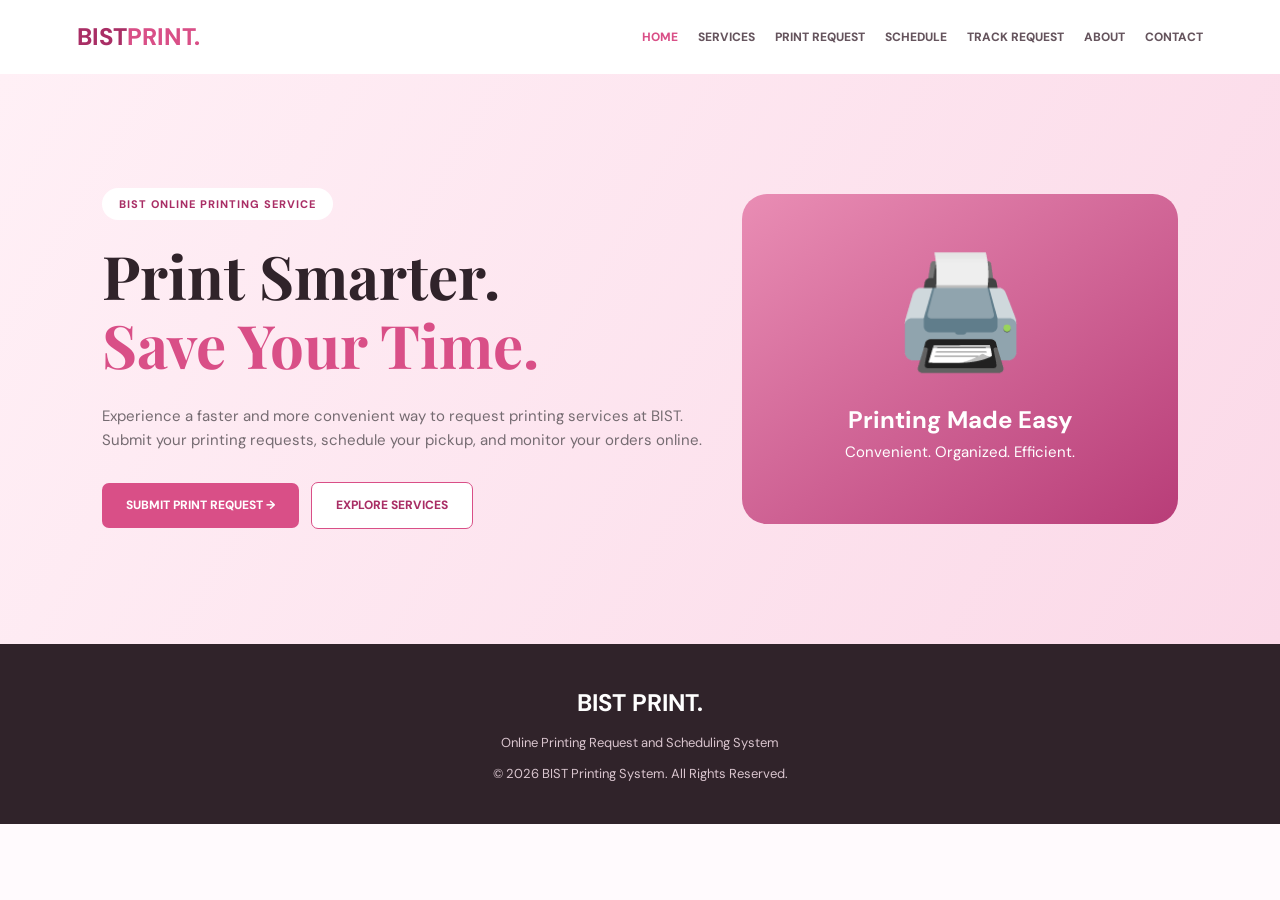
<file: index.html>
<!DOCTYPE html>
<html lang="en">
<head>
    <meta charset="UTF-8">
    <meta name="viewport" content="width=device-width, initial-scale=1.0">
    <title>BIST PRINT | Home</title>
    <link rel="stylesheet" href="style.css">
</head>
<body>

<header>
    <a href="index.html" class="logo">BIST<span>PRINT.</span></a>
    <nav>
        <a href="index.html" class="active">HOME</a>
        <a href="services.html">SERVICES</a>
        <a href="request.html">PRINT REQUEST</a>
        <a href="schedule.html">SCHEDULE</a>
        <a href="tracking.html">TRACK REQUEST</a>
        <a href="about.html">ABOUT</a>
        <a href="contact.html">CONTACT</a>
        
    </nav>
</header>

<section class="hero">
    <div class="hero-content">
        <span class="tag">BIST ONLINE PRINTING SERVICE</span>
        <h1>Print Smarter.<br><span>Save Your Time.</span></h1>

        <p>
            Experience a faster and more convenient way to request
            printing services at BIST. Submit your printing requests,
            schedule your pickup, and monitor your orders online.
        </p>

        <a href="request.html" class="btn">SUBMIT PRINT REQUEST →</a>
        <a href="services.html" class="btn btn-outline">EXPLORE SERVICES</a>
    </div>

    <div class="hero-image">
        <div>
            <div class="printer">🖨️</div>
            <h2>Printing Made Easy</h2>
            <p style="color:white;">Convenient. Organized. Efficient.</p>
        </div>
    </div>
</section>


<footer>
    <h2>BIST PRINT.</h2>
    <p>Online Printing Request and Scheduling System</p>
    <p>© 2026 BIST Printing System. All Rights Reserved.</p>
</footer>

</body>
</html>
</file>
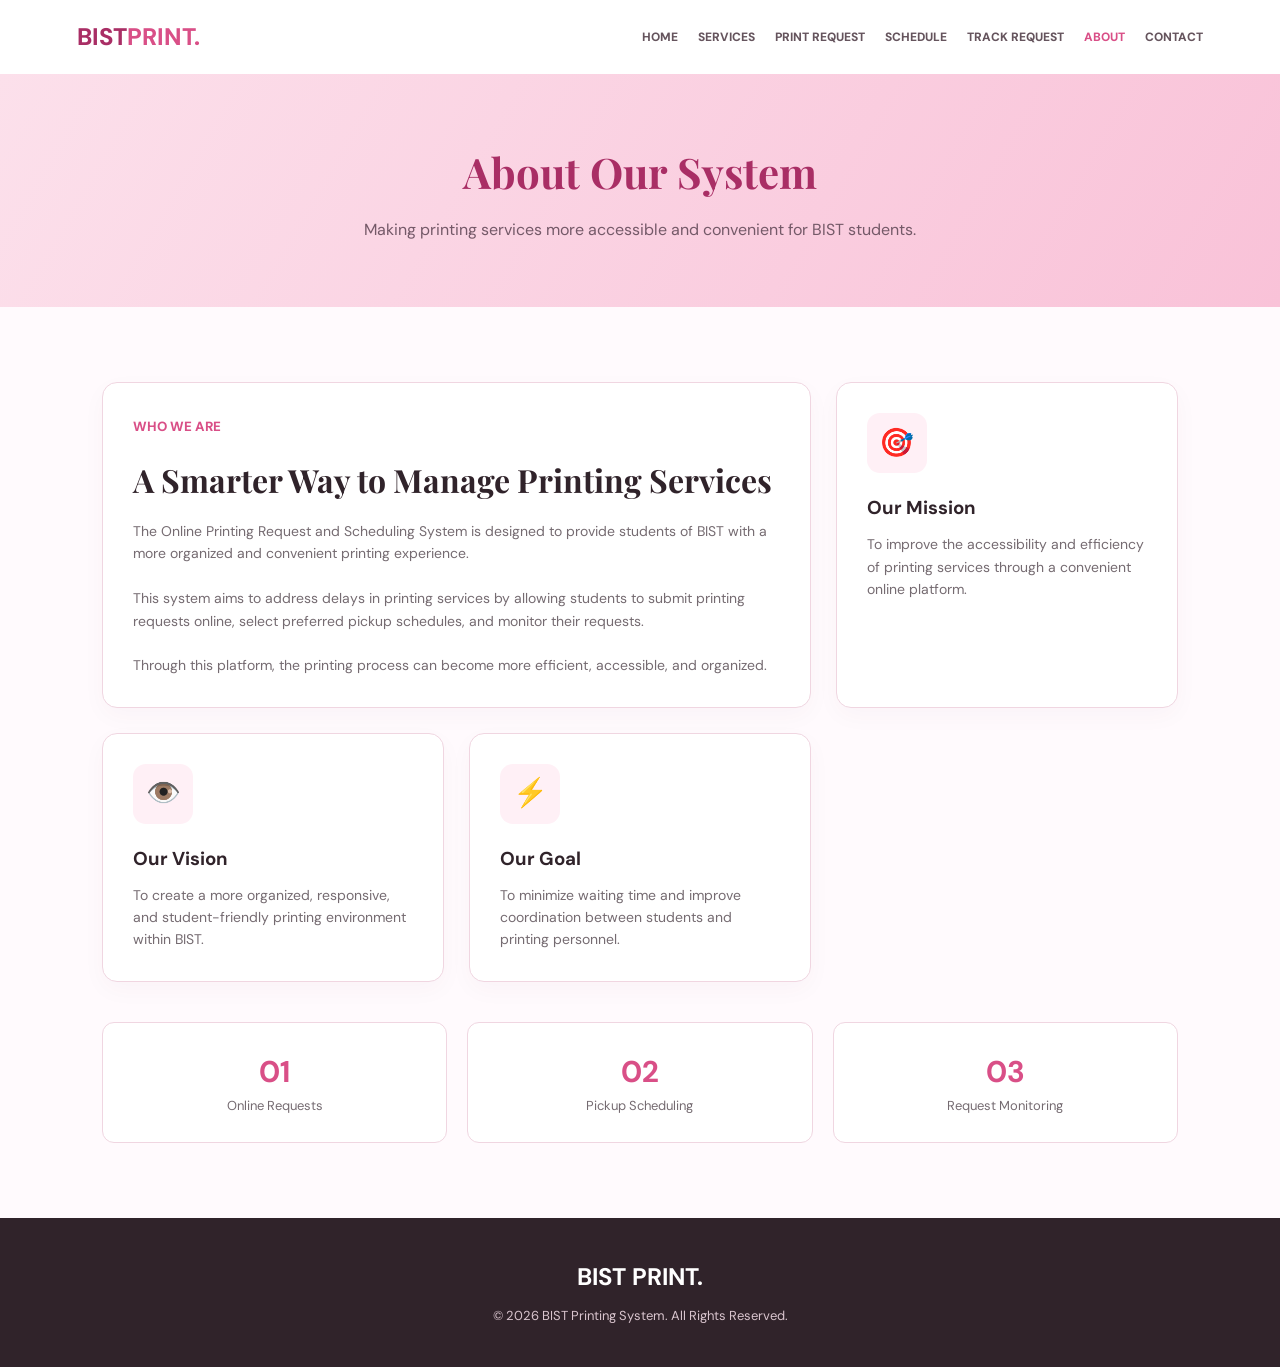
<file: about.html>
<!DOCTYPE html>
<html lang="en">
<head>
    <meta charset="UTF-8">
    <meta name="viewport" content="width=device-width, initial-scale=1.0">
    <title>About Us | BIST</title>
    <link rel="stylesheet" href="style.css">
</head>
<body>

<header>
    <a href="index.html" class="logo">BIST<span>PRINT.</span></a>
    <nav>
        <a href="index.html">HOME</a>
        <a href="services.html">SERVICES</a>
        <a href="request.html">PRINT REQUEST</a>
        <a href="schedule.html">SCHEDULE</a>
        <a href="tracking.html">TRACK REQUEST</a>
        <a href="about.html" class="active">ABOUT</a>
        <a href="contact.html">CONTACT</a>
    </nav>
</header>

<section class="page-banner">
    <h1>About Our System</h1>
    <p>Making printing services more accessible and convenient for BIST students.</p>
</section>

<section class="section">

    <div class="cards">

        <div class="card" style="grid-column:span 2;">
            <small style="color:#d94f87;font-weight:800;">WHO WE ARE</small>

            <h2 style="font-family:'Playfair Display';font-size:32px;margin:15px 0;">
                A Smarter Way to Manage Printing Services
            </h2>

            <p>
                The Online Printing Request and Scheduling System is
                designed to provide students of BIST with a more
                organized and convenient printing experience.
                <br><br>
                This system aims to address delays in printing services
                by allowing students to submit printing requests online,
                select preferred pickup schedules, and monitor their
                requests.
                <br><br>
                Through this platform, the printing process can become
                more efficient, accessible, and organized.
            </p>
        </div>

        <div class="card">
            <div class="card-icon">🎯</div>
            <h3>Our Mission</h3>
            <p>To improve the accessibility and efficiency of printing services through a convenient online platform.</p>
        </div>

        <div class="card">
            <div class="card-icon">👁️</div>
            <h3>Our Vision</h3>
            <p>To create a more organized, responsive, and student-friendly printing environment within BIST.</p>
        </div>

        <div class="card">
            <div class="card-icon">⚡</div>
            <h3>Our Goal</h3>
            <p>To minimize waiting time and improve coordination between students and printing personnel.</p>
        </div>

    </div>

    <div class="stats">
        <div class="stat">
            <h2>01</h2>
            <p>Online Requests</p>
        </div>

        <div class="stat">
            <h2>02</h2>
            <p>Pickup Scheduling</p>
        </div>

        <div class="stat">
            <h2>03</h2>
            <p>Request Monitoring</p>
        </div>
    </div>

</section>

<footer>
    <h2>BIST PRINT.</h2>
    <p>© 2026 BIST Printing System. All Rights Reserved.</p>
</footer>

</body>
</html>
</file>
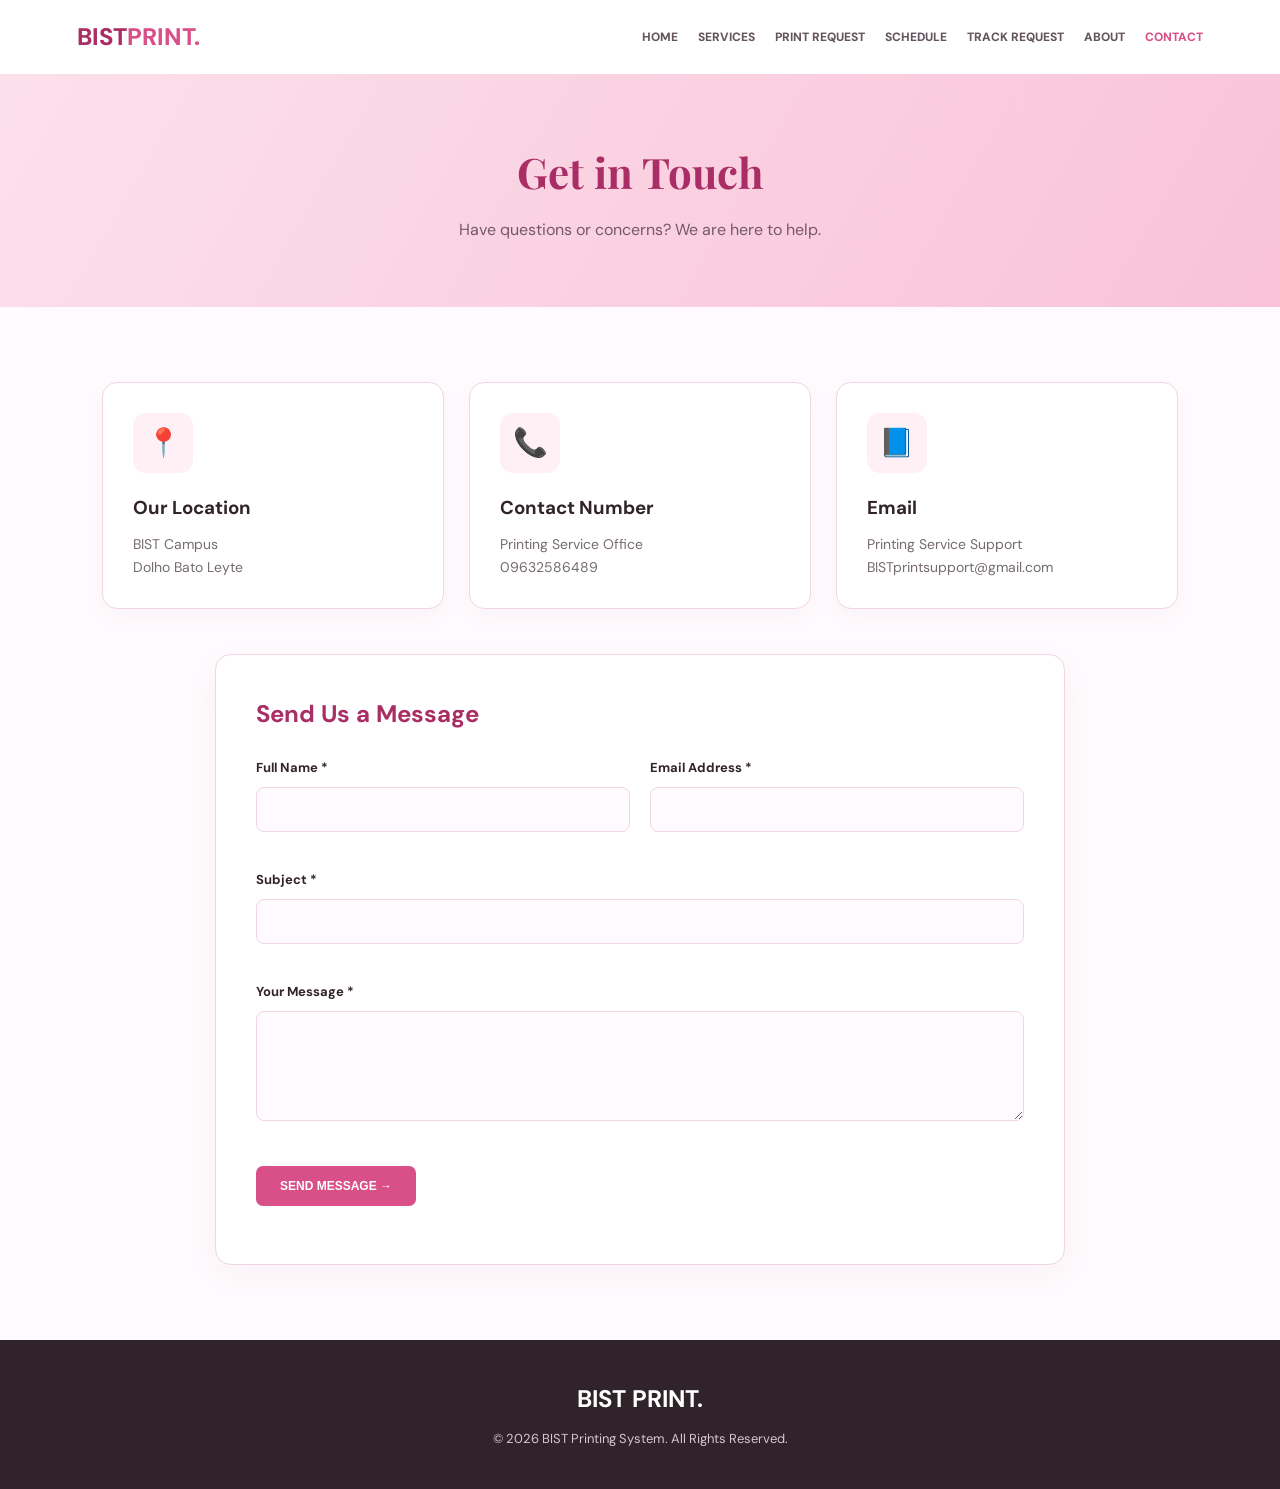
<file: contact.html>
<!DOCTYPE html>
<html lang="en">
<head>
    <meta charset="UTF-8">
    <meta name="viewport" content="width=device-width, initial-scale=1.0">
    <title>Contact Us | BIST</title>
    <link rel="stylesheet" href="style.css">
</head>
<body>

<header>
    <a href="index.html" class="logo">BIST<span>PRINT.</span></a>
    <nav>
        <a href="index.html">HOME</a>
        <a href="services.html">SERVICES</a>
        <a href="request.html">PRINT REQUEST</a>
        <a href="schedule.html">SCHEDULE</a>
        <a href="tracking.html">TRACK REQUEST</a>
        <a href="about.html">ABOUT</a>
        <a href="contact.html" class="active">CONTACT</a>
       
    </nav>
</header>

<section class="page-banner">
    <h1>Get in Touch</h1>
    <p>Have questions or concerns? We are here to help.</p>
</section>

<section class="section">

    <div class="cards">

        <div class="card">
            <div class="card-icon">📍</div>
            <h3>Our Location</h3>
            <p>BIST Campus</p>
            <p>Dolho Bato Leyte</p>
        </div>

        <div class="card">
            <div class="card-icon">📞</div>
            <h3>Contact Number</h3>
            <p>Printing Service Office</p>
            <p>09632586489</p>
        </div>

<div class="card">
    <div class="card-icon">📘</div>
<h3>Email</h3>
    <p>Printing Service Support</p>
    <p>BISTprintsupport@gmail.com</p>
</div>
    </div>

    <div class="form-container" style="margin-top:45px;">
        <h2>Send Us a Message</h2>

        <form action="#" method="post">

            <div class="form-grid">

                <div class="form-group">
                    <label>Full Name *</label>
                    <input type="text" name="name" required>
                </div>

                <div class="form-group">
                    <label>Email Address *</label>
                    <input type="email" name="email" required>
                </div>

                <div class="form-group full">
                    <label>Subject *</label>
                    <input type="text" name="subject" required>
                </div>

                <div class="form-group full">
                    <label>Your Message *</label>
                    <textarea name="message" required></textarea>
                </div>

                <div class="form-group full">
                    <button type="submit" class="btn">SEND MESSAGE →</button>
                </div>

            </div>

        </form>
    </div>

</section>

<footer>
    <h2>BIST PRINT.</h2>
    <p>© 2026 BIST Printing System. All Rights Reserved.</p>
</footer>

</body>
</html>
</file>
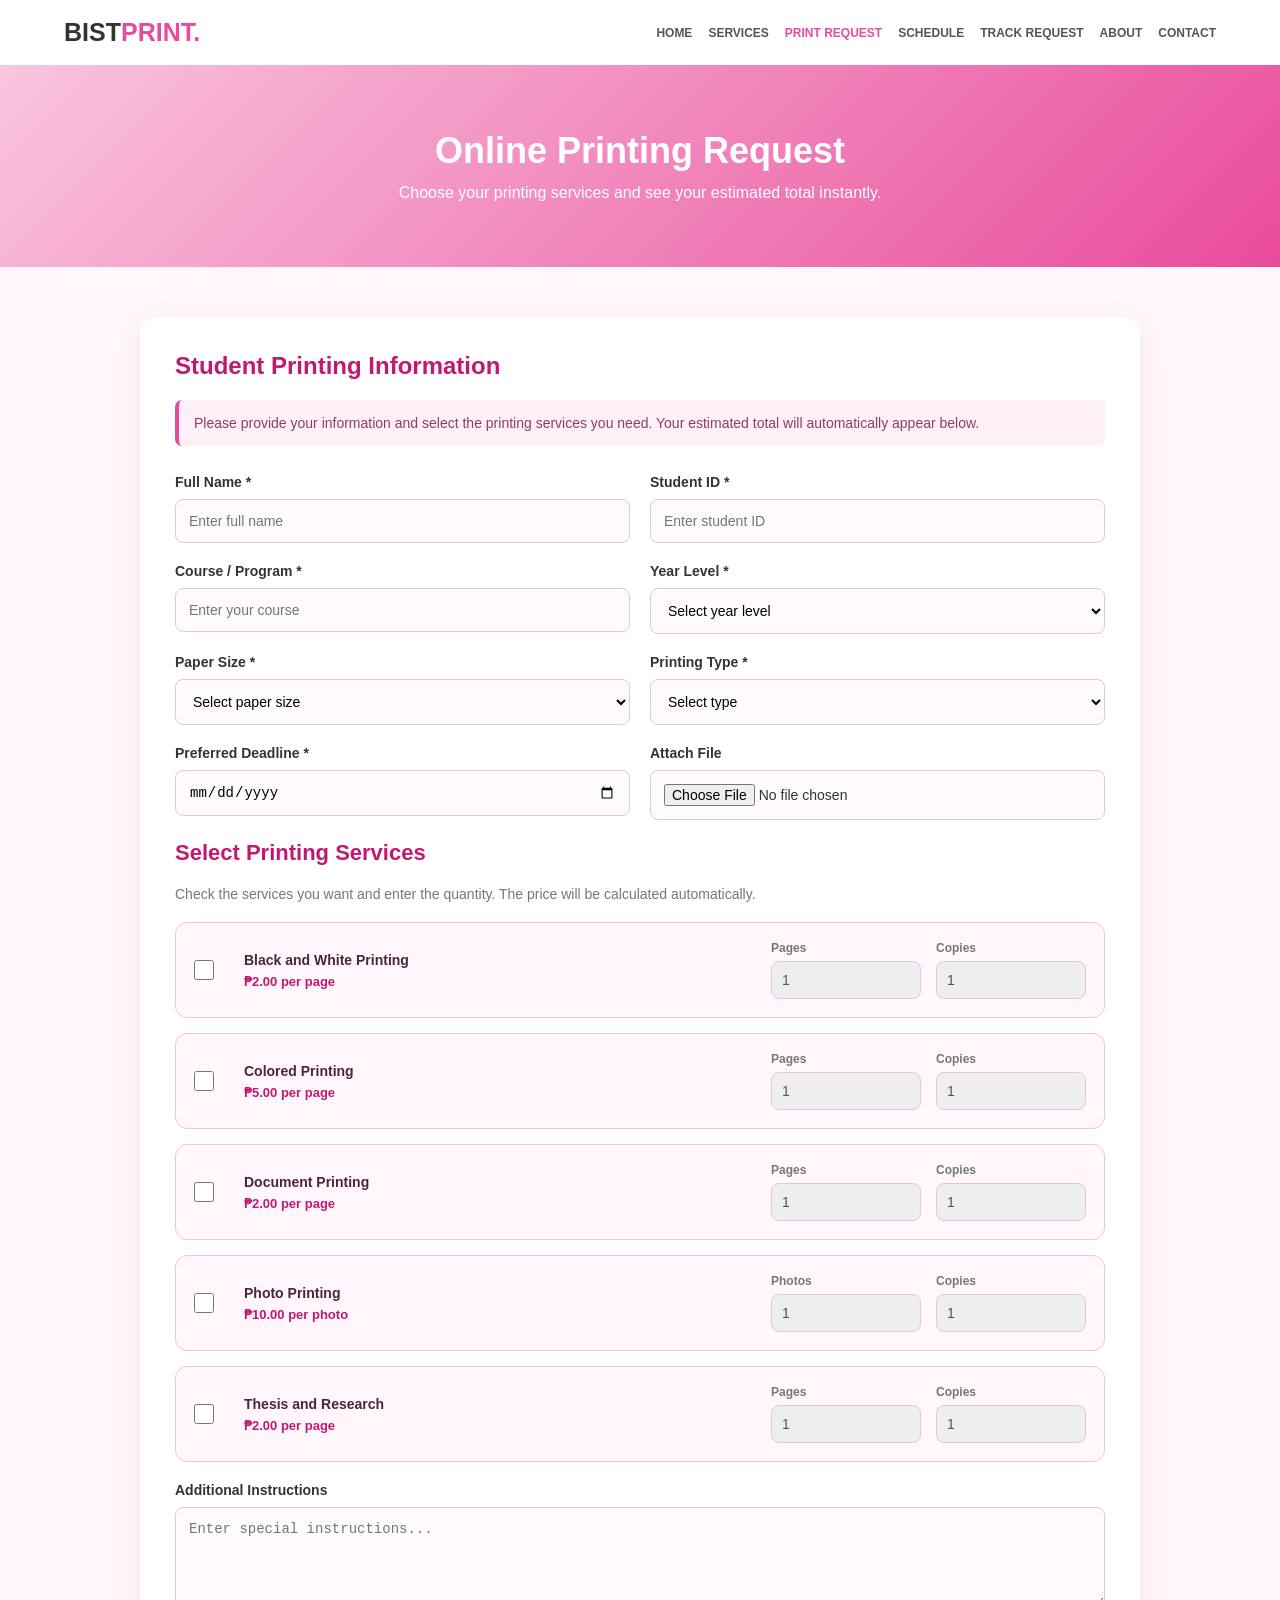
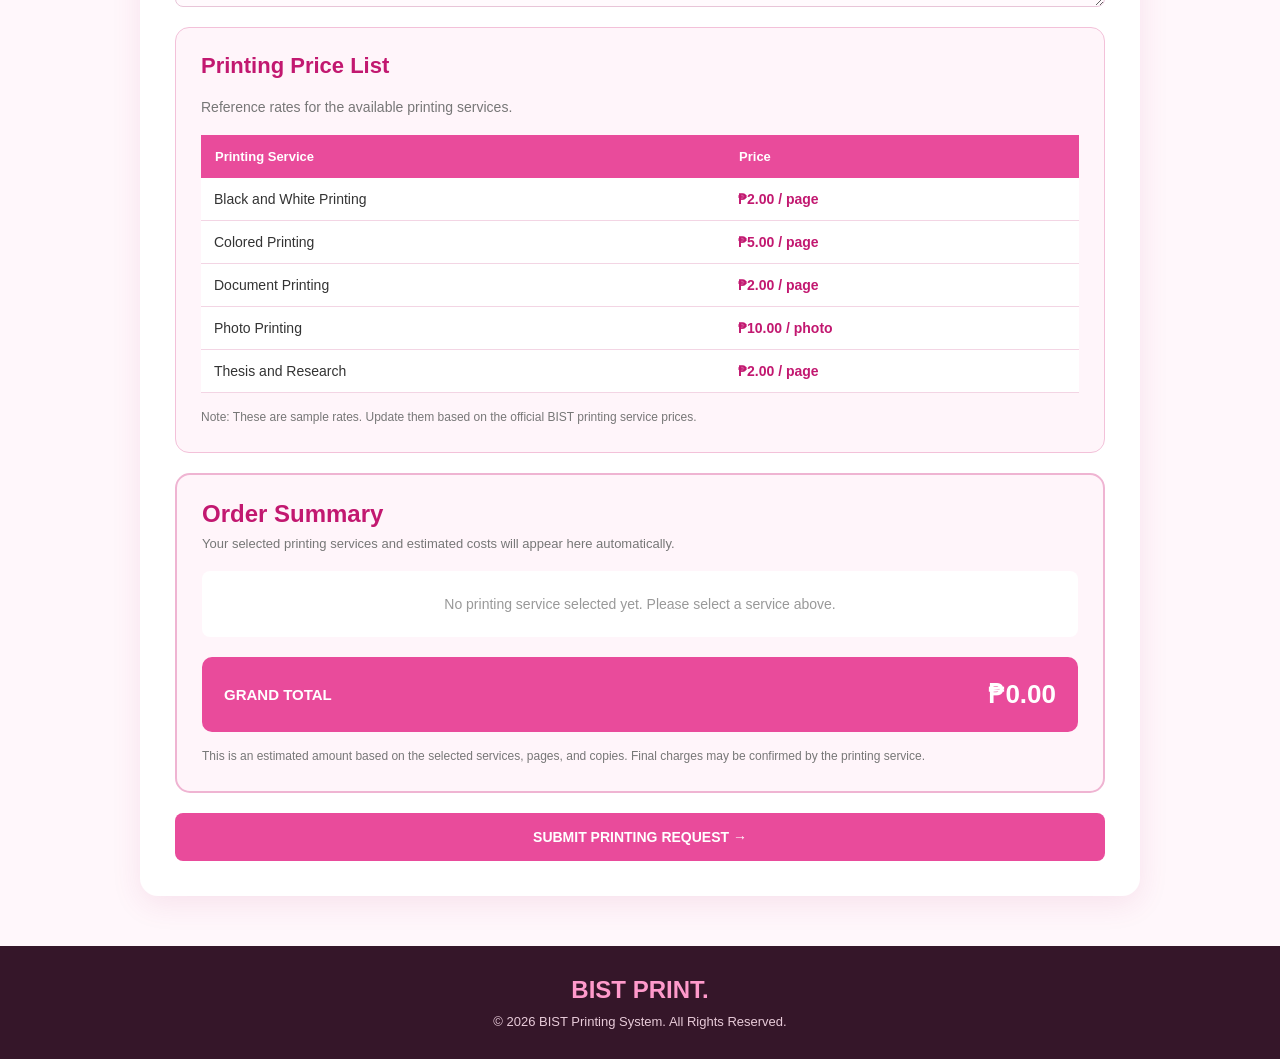
<file: request.html>
<!DOCTYPE html>
<html lang="en">
<head>
<meta charset="UTF-8">
<meta name="viewport" content="width=device-width, initial-scale=1.0">
<title>Printing Request | BIST</title>

<style>
* {
    box-sizing: border-box;
    margin: 0;
    padding: 0;
}

body {
    font-family: Arial, sans-serif;
    background: #fff7fb;
    color: #333;
}

/* HEADER */
header {
    background: white;
    padding: 18px 5%;
    display: flex;
    justify-content: space-between;
    align-items: center;
    flex-wrap: wrap;
    gap: 15px;
    box-shadow: 0 3px 15px rgba(180,40,110,.08);
}

.logo {
    text-decoration: none;
    color: #333;
    font-size: 25px;
    font-weight: bold;
}

.logo span {
    color: #e94b9b;
}

nav {
    display: flex;
    gap: 16px;
    align-items: center;
    flex-wrap: wrap;
}

nav a {
    text-decoration: none;
    color: #555;
    font-size: 12px;
    font-weight: bold;
}

nav a:hover,
nav a.active {
    color: #e94b9b;
}

.login-btn {
    background: #e94b9b;
    color: white !important;
    padding: 10px 17px;
    border-radius: 20px;
}

/* BANNER */
.page-banner {
    text-align: center;
    padding: 65px 20px;
    background: linear-gradient(135deg,#f9c5df,#e94b9b);
    color: white;
}

.page-banner h1 {
    font-size: 36px;
    margin-bottom: 12px;
}

/* MAIN */
.section {
    padding: 50px 6%;
}

.form-container {
    max-width: 1000px;
    margin: auto;
    background: white;
    padding: 35px;
    border-radius: 18px;
    box-shadow: 0 8px 30px rgba(180,40,110,.10);
}

.form-container h2 {
    color: #c21870;
    margin-bottom: 20px;
}

.info-box {
    background: #fff0f7;
    border-left: 4px solid #e94b9b;
    padding: 15px;
    border-radius: 7px;
    color: #884064;
    margin-bottom: 28px;
    font-size: 14px;
}

.form-grid {
    display: grid;
    grid-template-columns: repeat(2,1fr);
    gap: 20px;
}

.form-group {
    display: flex;
    flex-direction: column;
}

.form-group.full {
    grid-column: 1 / -1;
}

label {
    font-size: 14px;
    font-weight: bold;
    margin-bottom: 9px;
}

input, select, textarea {
    width: 100%;
    padding: 13px;
    border: 1px solid #e8c5d8;
    border-radius: 8px;
    font-size: 14px;
    outline: none;
    background: #fffafd;
}

input:focus, select:focus, textarea:focus {
    border-color: #e94b9b;
    box-shadow: 0 0 0 3px rgba(233,75,155,.10);
}

textarea {
    min-height: 100px;
    resize: vertical;
}

/* PRINTING OPTIONS */
.section-heading {
    color: #c21870;
    font-size: 22px;
    margin-bottom: 8px;
}

.section-description {
    color: #777;
    font-size: 14px;
    margin-bottom: 20px;
}

.service-list {
    display: grid;
    gap: 15px;
}

.service-option {
    display: grid;
    grid-template-columns: 35px 1fr 150px 150px;
    align-items: center;
    gap: 15px;
    padding: 18px;
    background: #fff7fb;
    border: 1px solid #f1c5da;
    border-radius: 12px;
    transition: .2s;
}

.service-option:has(input[type="checkbox"]:checked) {
    border: 2px solid #e94b9b;
    background: #fff0f7;
}

.service-option input[type="checkbox"] {
    width: 20px;
    height: 20px;
    accent-color: #e94b9b;
    cursor: pointer;
}

.service-name {
    color: #4a2540;
    font-weight: bold;
    font-size: 14px;
}

.service-price {
    display: block;
    color: #c21870;
    font-size: 13px;
    margin-top: 5px;
    font-weight: bold;
}

.quantity-field label {
    display: block;
    font-size: 12px;
    color: #777;
    margin-bottom: 6px;
}

.quantity-field input {
    padding: 10px;
}

.quantity-field input:disabled {
    background: #eee;
    cursor: not-allowed;
}

/* PRICE TABLE */
.price-container {
    background: #fff5fa;
    border: 1px solid #f3c1d9;
    border-radius: 14px;
    padding: 25px;
}

.price-table,
.summary-table {
    width: 100%;
    border-collapse: collapse;
    background: white;
}

.price-table th,
.summary-table th {
    background: #e94b9b;
    color: white;
    padding: 14px;
    text-align: left;
    font-size: 13px;
}

.price-table td,
.summary-table td {
    padding: 13px;
    border-bottom: 1px solid #f3d5e4;
    font-size: 14px;
}

.price-table td:last-child {
    color: #c21870;
    font-weight: bold;
}

/* ORDER SUMMARY */
.summary-container {
    background: #fff5fa;
    border: 2px solid #efb4d2;
    border-radius: 15px;
    padding: 25px;
}

.summary-container h2 {
    color: #c21870;
    margin-bottom: 8px;
}

.summary-description {
    color: #777;
    font-size: 13px;
    margin-bottom: 20px;
}

.empty-message {
    text-align: center;
    padding: 25px;
    color: #999;
    background: white;
    border-radius: 8px;
    font-size: 14px;
}

.table-wrapper {
    overflow-x: auto;
}

.total-box {
    margin-top: 20px;
    padding: 22px;
    background: #e94b9b;
    color: white;
    border-radius: 10px;
    display: flex;
    justify-content: space-between;
    align-items: center;
    gap: 15px;
}

.total-box span {
    font-size: 15px;
    font-weight: bold;
}

.total-box strong {
    font-size: 26px;
}

.note {
    margin-top: 15px;
    font-size: 12px;
    color: #777;
    line-height: 1.6;
}

/* BUTTON */
.btn {
    width: 100%;
    border: none;
    background: #e94b9b;
    color: white;
    padding: 16px;
    border-radius: 8px;
    font-size: 14px;
    font-weight: bold;
    cursor: pointer;
    transition: .3s;
}

.btn:hover {
    background: #c21870;
}

/* SUCCESS POPUP */
.success-overlay {
    display: none;
    position: fixed;
    inset: 0;
    background: rgba(40, 10, 28, 0.65);
    z-index: 9999;
    justify-content: center;
    align-items: center;
    padding: 20px;
}

.success-overlay.show {
    display: flex;
    animation: fadeIn .3s ease;
}

.success-modal {
    background: white;
    width: 100%;
    max-width: 420px;
    padding: 35px 25px;
    border-radius: 20px;
    text-align: center;
    box-shadow: 0 15px 50px rgba(0,0,0,.2);
    animation: popup .4s ease;
}

.success-icon {
    width: 85px;
    height: 85px;
    background: #ffe4f1;
    color: #e94b9b;
    border-radius: 50%;
    display: flex;
    align-items: center;
    justify-content: center;
    font-size: 45px;
    margin: 0 auto 20px;
    animation: pulse 1s infinite;
}

.success-modal h2 {
    color: #c21870;
    margin-bottom: 12px;
    font-size: 25px;
}

.success-modal p {
    color: #777;
    font-size: 14px;
    line-height: 1.7;
    margin-bottom: 22px;
}

.success-modal button {
    background: #e94b9b;
    color: white;
    border: none;
    padding: 13px 25px;
    border-radius: 25px;
    font-weight: bold;
    cursor: pointer;
    transition: .3s;
}

.success-modal button:hover {
    background: #c21870;
    transform: scale(1.04);
}

@keyframes fadeIn {
    from { opacity: 0; }
    to { opacity: 1; }
}

@keyframes popup {
    from {
        opacity: 0;
        transform: scale(.7);
    }
    to {
        opacity: 1;
        transform: scale(1);
    }
}

@keyframes pulse {
    0%, 100% { transform: scale(1); }
    50% { transform: scale(1.08); }
}

/* FOOTER */
footer {
    text-align: center;
    background: #351629;
    color: white;
    padding: 30px 20px;
}

footer h2 {
    color: #ff9acb;
    margin-bottom: 10px;
}

footer p {
    font-size: 13px;
    color: #e8cbd9;
}

/* RESPONSIVE */
@media(max-width: 750px) {
    header {
        justify-content: center;
    }

    nav {
        justify-content: center;
    }

    .form-grid {
        grid-template-columns: 1fr;
    }

    .form-group.full {
        grid-column: auto;
    }

    .form-container {
        padding: 22px 16px;
    }

    .service-option {
        grid-template-columns: 30px 1fr;
    }

    .quantity-field {
        grid-column: 2;
    }

    .total-box {
        flex-direction: column;
        align-items: flex-start;
    }

    .page-banner h1 {
        font-size: 28px;
    }
}
</style>
</head>

<body>

<!-- HEADER -->
<header>
    <a href="index.html" class="logo">BIST<span>PRINT.</span></a>

    <nav>
        <a href="index.html">HOME</a>
        <a href="services.html">SERVICES</a>
        <a href="request.html" class="active">PRINT REQUEST</a>
        <a href="schedule.html">SCHEDULE</a>
        <a href="tracking.html">TRACK REQUEST</a>
        <a href="about.html">ABOUT</a>
        <a href="contact.html">CONTACT</a>
        
    </nav>
</header>

<!-- BANNER -->
<section class="page-banner">
    <h1>Online Printing Request</h1>
    <p>Choose your printing services and see your estimated total instantly.</p>
</section>

<!-- MAIN FORM -->
<section class="section">
<div class="form-container">

    <h2>Student Printing Information</h2>

    <div class="info-box">
        Please provide your information and select the printing services
        you need. Your estimated total will automatically appear below.
    </div>

    <form id="requestForm">

        <div class="form-grid">

            <div class="form-group">
                <label>Full Name *</label>
                <input type="text" name="fullname"
                       placeholder="Enter full name" required>
            </div>

            <div class="form-group">
                <label>Student ID *</label>
                <input type="text" name="student_id"
                       placeholder="Enter student ID" required>
            </div>

            <div class="form-group">
                <label>Course / Program *</label>
                <input type="text" name="course"
                       placeholder="Enter your course" required>
            </div>

            <div class="form-group">
                <label>Year Level *</label>
                <select name="year_level" required>
                    <option value="">Select year level</option>
                    <option>1st Year</option>
                    <option>2nd Year</option>
                    <option>3rd Year</option>
                    <option>4th Year</option>
                </select>
            </div>

            <div class="form-group">
                <label>Paper Size *</label>
                <select name="paper_size" required>
                    <option value="">Select paper size</option>
                    <option>A4</option>
                    <option>Short</option>
                    <option>Long</option>
                    <option>Legal</option>
                </select>
            </div>

            <div class="form-group">
                <label>Printing Type *</label>
                <select name="printing_type" required>
                    <option value="">Select type</option>
                    <option>Single-sided</option>
                    <option>Double-sided</option>
                </select>
            </div>

            <div class="form-group">
                <label>Preferred Deadline *</label>
                <input type="date" name="deadline" id="deadline" required>
            </div>

            <div class="form-group">
                <label>Attach File</label>
                <input type="file" name="document"
                       accept=".pdf,.doc,.docx,.jpg,.png">
            </div>

            <!-- PRINTING SERVICES -->
            <div class="form-group full">

                <h2 class="section-heading">Select Printing Services</h2>

                <p class="section-description">
                    Check the services you want and enter the quantity.
                    The price will be calculated automatically.
                </p>

                <div class="service-list">

                    <!-- BLACK AND WHITE -->
                    <div class="service-option">
                        <input type="checkbox" class="service-check"
                               data-name="Black and White Printing"
                               data-price="2" id="bw">

                        <div>
                            <label for="bw" class="service-name">
                                Black and White Printing
                            </label>
                            <span class="service-price">₱2.00 per page</span>
                        </div>

                        <div class="quantity-field">
                            <label>Pages</label>
                            <input type="number" min="1" value="1"
                                   class="service-quantity" disabled>
                        </div>

                        <div class="quantity-field">
                            <label>Copies</label>
                            <input type="number" min="1" value="1"
                                   class="service-copies" disabled>
                        </div>
                    </div>

                    <!-- COLORED -->
                    <div class="service-option">
                        <input type="checkbox" class="service-check"
                               data-name="Colored Printing"
                               data-price="5" id="colored">

                        <div>
                            <label for="colored" class="service-name">
                                Colored Printing
                            </label>
                            <span class="service-price">₱5.00 per page</span>
                        </div>

                        <div class="quantity-field">
                            <label>Pages</label>
                            <input type="number" min="1" value="1"
                                   class="service-quantity" disabled>
                        </div>

                        <div class="quantity-field">
                            <label>Copies</label>
                            <input type="number" min="1" value="1"
                                   class="service-copies" disabled>
                        </div>
                    </div>

                    <!-- DOCUMENT -->
                    <div class="service-option">
                        <input type="checkbox" class="service-check"
                               data-name="Document Printing"
                               data-price="2" id="document">

                        <div>
                            <label for="document" class="service-name">
                                Document Printing
                            </label>
                            <span class="service-price">₱2.00 per page</span>
                        </div>

                        <div class="quantity-field">
                            <label>Pages</label>
                            <input type="number" min="1" value="1"
                                   class="service-quantity" disabled>
                        </div>

                        <div class="quantity-field">
                            <label>Copies</label>
                            <input type="number" min="1" value="1"
                                   class="service-copies" disabled>
                        </div>
                    </div>

                    <!-- PHOTO -->
                    <div class="service-option">
                        <input type="checkbox" class="service-check"
                               data-name="Photo Printing"
                               data-price="10" id="photo">

                        <div>
                            <label for="photo" class="service-name">
                                Photo Printing
                            </label>
                            <span class="service-price">₱10.00 per photo</span>
                        </div>

                        <div class="quantity-field">
                            <label>Photos</label>
                            <input type="number" min="1" value="1"
                                   class="service-quantity" disabled>
                        </div>

                        <div class="quantity-field">
                            <label>Copies</label>
                            <input type="number" min="1" value="1"
                                   class="service-copies" disabled>
                        </div>
                    </div>

                    <!-- THESIS -->
                    <div class="service-option">
                        <input type="checkbox" class="service-check"
                               data-name="Thesis and Research"
                               data-price="2" id="thesis">

                        <div>
                            <label for="thesis" class="service-name">
                                Thesis and Research
                            </label>
                            <span class="service-price">₱2.00 per page</span>
                        </div>

                        <div class="quantity-field">
                            <label>Pages</label>
                            <input type="number" min="1" value="1"
                                   class="service-quantity" disabled>
                        </div>

                        <div class="quantity-field">
                            <label>Copies</label>
                            <input type="number" min="1" value="1"
                                   class="service-copies" disabled>
                        </div>
                    </div>

                </div>
            </div>

            <!-- ADDITIONAL INSTRUCTIONS -->
            <div class="form-group full">
                <label>Additional Instructions</label>
                <textarea name="instructions"
                          placeholder="Enter special instructions..."></textarea>
            </div>

            <!-- PRICE LIST -->
            <div class="form-group full">

                <div class="price-container">
                    <h2 class="section-heading">Printing Price List</h2>

                    <p class="section-description">
                        Reference rates for the available printing services.
                    </p>

                    <div class="table-wrapper">
                        <table class="price-table">
                            <thead>
                                <tr>
                                    <th>Printing Service</th>
                                    <th>Price</th>
                                </tr>
                            </thead>

                            <tbody>
                                <tr>
                                    <td>Black and White Printing</td>
                                    <td>₱2.00 / page</td>
                                </tr>
                                <tr>
                                    <td>Colored Printing</td>
                                    <td>₱5.00 / page</td>
                                </tr>
                                <tr>
                                    <td>Document Printing</td>
                                    <td>₱2.00 / page</td>
                                </tr>
                                <tr>
                                    <td>Photo Printing</td>
                                    <td>₱10.00 / photo</td>
                                </tr>
                                <tr>
                                    <td>Thesis and Research</td>
                                    <td>₱2.00 / page</td>
                                </tr>
                            </tbody>
                        </table>
                    </div>

                    <p class="note">
                        Note: These are sample rates. Update them based on
                        the official BIST printing service prices.
                    </p>
                </div>

            </div>

            <!-- ORDER SUMMARY -->
            <div class="form-group full">

                <div class="summary-container">

                    <h2>Order Summary</h2>

                    <p class="summary-description">
                        Your selected printing services and estimated costs
                        will appear here automatically.
                    </p>

                    <div id="emptyMessage" class="empty-message">
                        No printing service selected yet.
                        Please select a service above.
                    </div>

                    <div class="table-wrapper" id="summaryWrapper"
                         style="display:none;">

                        <table class="summary-table">
                            <thead>
                                <tr>
                                    <th>Service</th>
                                    <th>Quantity</th>
                                    <th>Price</th>
                                    <th>Subtotal</th>
                                </tr>
                            </thead>

                            <tbody id="summaryBody"></tbody>
                        </table>

                    </div>

                    <div class="total-box">
                        <span>GRAND TOTAL</span>
                        <strong id="grandTotal">₱0.00</strong>
                    </div>

                    <p class="note">
                        This is an estimated amount based on the selected
                        services, pages, and copies. Final charges may be
                        confirmed by the printing service.
                    </p>

                </div>

            </div>

            <!-- SUBMIT -->
            <div class="form-group full">

                <button type="submit" class="btn">
                    SUBMIT PRINTING REQUEST →
                </button>

            </div>

        </div>
    </form>
</div>
</section>

<!-- SUCCESS POPUP -->
<div class="success-overlay" id="successPopup">

    <div class="success-modal">

        <div class="success-icon">✓</div>

        <h2>Successfully Submitted!</h2>

        <p>
            Your printing request has been successfully submitted.
            Thank you for using BIST PRINT!
            <br><br>
            Please wait for confirmation from the printing service.
        </p>

        <button type="button" onclick="closeSuccessPopup()">
            OKAY, THANK YOU!
        </button>

    </div>

</div>

<!-- FOOTER -->
<footer>
    <h2>BIST PRINT.</h2>
    <p>© 2026 BIST Printing System. All Rights Reserved.</p>
</footer>

<script>
const serviceChecks = document.querySelectorAll(".service-check");

const summaryBody = document.getElementById("summaryBody");
const grandTotal = document.getElementById("grandTotal");
const emptyMessage = document.getElementById("emptyMessage");
const summaryWrapper = document.getElementById("summaryWrapper");

const requestForm = document.getElementById("requestForm");
const successPopup = document.getElementById("successPopup");

/* PESO FORMAT */
function peso(amount) {
    return "₱" + amount.toLocaleString("en-PH", {
        minimumFractionDigits: 2,
        maximumFractionDigits: 2
    });
}

/* AUTOMATIC CALCULATION */
function calculateTotal() {

    summaryBody.innerHTML = "";

    let total = 0;
    let selectedCount = 0;

    serviceChecks.forEach(function(check) {

        const option = check.closest(".service-option");

        const quantityInput = option.querySelector(".service-quantity");
        const copiesInput = option.querySelector(".service-copies");

        quantityInput.disabled = !check.checked;
        copiesInput.disabled = !check.checked;

        if (check.checked) {

            const serviceName = check.dataset.name;
            const price = Number(check.dataset.price);

            const pages = Math.max(1, Number(quantityInput.value) || 1);
            const copies = Math.max(1, Number(copiesInput.value) || 1);

            const quantity = pages * copies;
            const subtotal = price * quantity;

            total += subtotal;
            selectedCount++;

            const row = document.createElement("tr");

            const serviceCell = document.createElement("td");
            serviceCell.textContent = serviceName;

            const quantityCell = document.createElement("td");
            quantityCell.textContent =
                pages + " pages × " + copies + " copies";

            const priceCell = document.createElement("td");
            priceCell.textContent = peso(price);

            const subtotalCell = document.createElement("td");
            subtotalCell.textContent = peso(subtotal);

            row.appendChild(serviceCell);
            row.appendChild(quantityCell);
            row.appendChild(priceCell);
            row.appendChild(subtotalCell);

            summaryBody.appendChild(row);
        }
    });

    grandTotal.textContent = peso(total);

    if (selectedCount === 0) {
        emptyMessage.style.display = "block";
        summaryWrapper.style.display = "none";
    } else {
        emptyMessage.style.display = "none";
        summaryWrapper.style.display = "block";
    }
}

/* UPDATE TOTAL WHEN INPUT CHANGES */
serviceChecks.forEach(function(check) {
    check.addEventListener("change", calculateTotal);
});

document.querySelectorAll(".service-quantity, .service-copies")
.forEach(function(input) {
    input.addEventListener("input", calculateTotal);
});

/* PREVENT PAST DEADLINE */
const deadlineInput = document.getElementById("deadline");

const today = new Date();
const localDate = new Date(
    today.getTime() - today.getTimezoneOffset() * 60000
).toISOString().split("T")[0];

deadlineInput.min = localDate;

/* SUBMIT REQUEST */
requestForm.addEventListener("submit", function(event) {

    event.preventDefault();

    // Check if at least one printing service is selected
    const selected = document.querySelector(".service-check:checked");

    if (!selected) {
        alert("Please select at least one printing service.");
        return;
    }

    // Show success popup
    successPopup.classList.add("show");

});

/* CLOSE SUCCESS POPUP */
function closeSuccessPopup() {

    successPopup.classList.remove("show");

    // Reset all form fields
    requestForm.reset();

    // Reset order summary
    calculateTotal();

}

/* CLOSE POPUP WHEN CLICKING OUTSIDE */
successPopup.addEventListener("click", function(event) {

    if (event.target === successPopup) {
        closeSuccessPopup();
    }

});

/* CLOSE POPUP USING ESCAPE KEY */
document.addEventListener("keydown", function(event) {

    if (event.key === "Escape" &&
        successPopup.classList.contains("show")) {

        closeSuccessPopup();

    }

});

/* INITIAL CALCULATION */
calculateTotal();
</script>

</body>
</html>
</file>
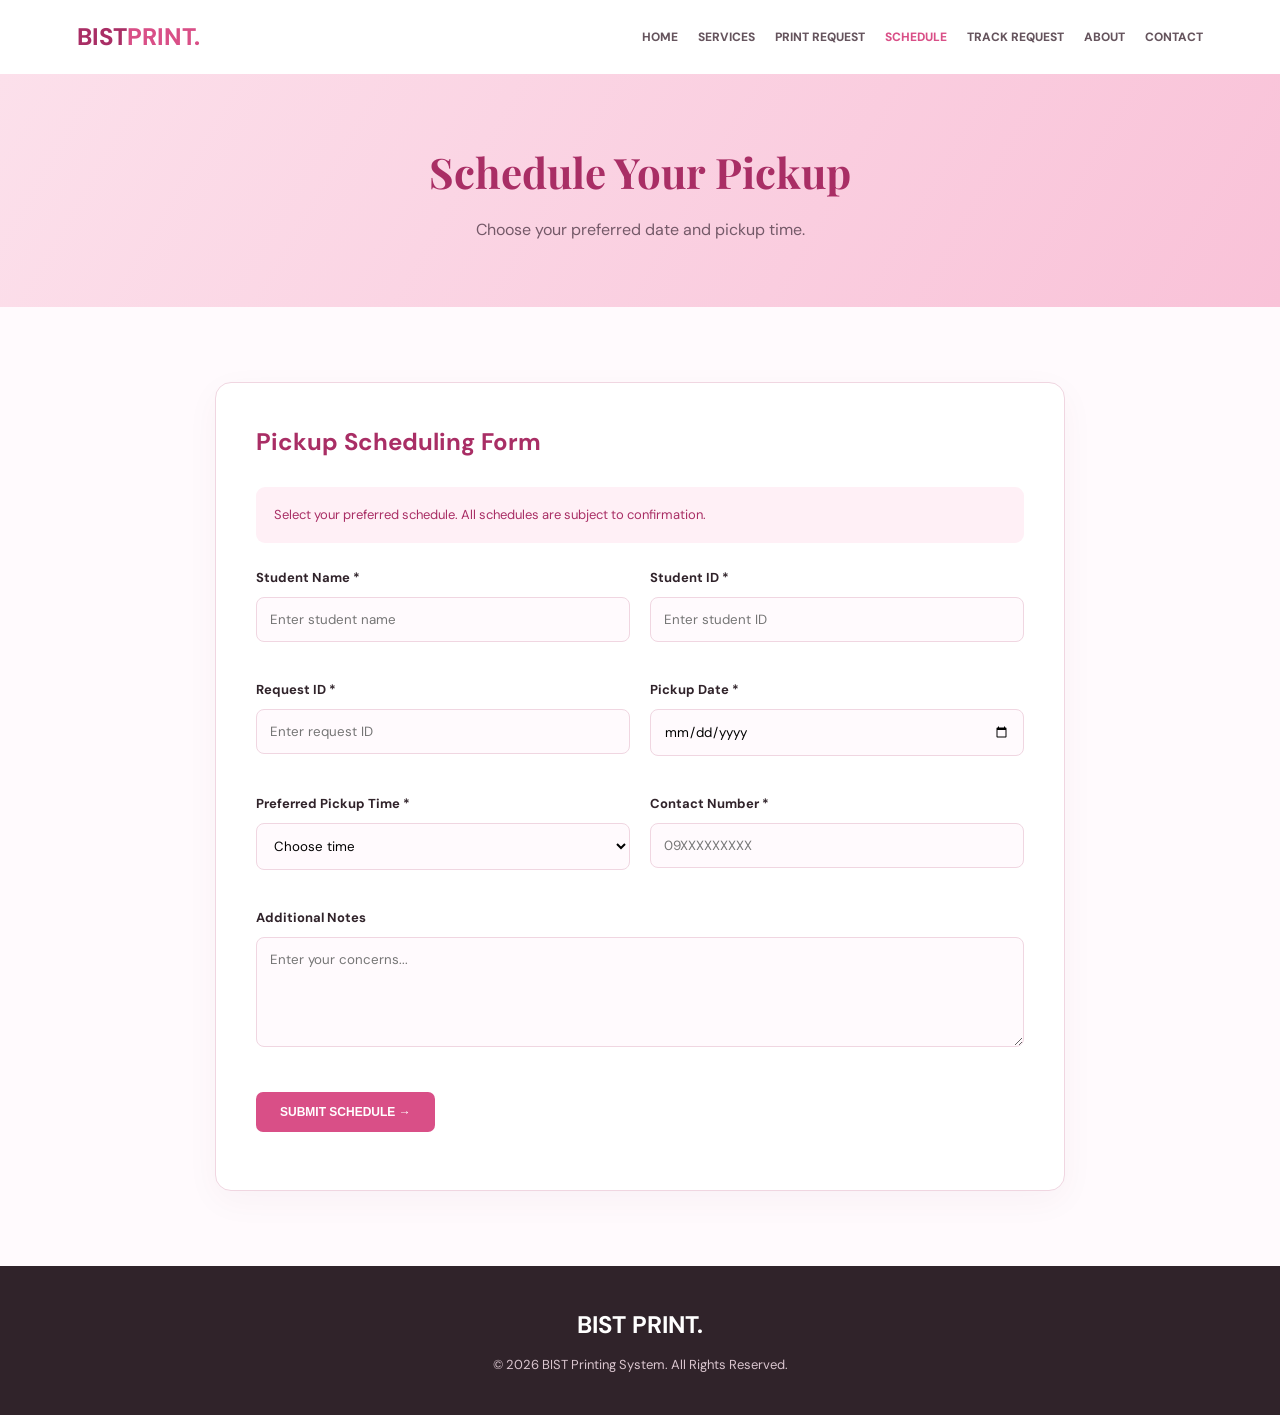
<file: schedule.html>
<!DOCTYPE html>
<html lang="en">
<head>
<meta charset="UTF-8">
<meta name="viewport" content="width=device-width, initial-scale=1.0">
<title>Schedule | BIST</title>

<link rel="stylesheet" href="style.css">

<style>
/* SUCCESS POPUP */
.success-overlay {
    display: none;
    position: fixed;
    inset: 0;
    background: rgba(40, 10, 28, 0.65);
    z-index: 9999;
    justify-content: center;
    align-items: center;
    padding: 20px;
}

.success-overlay.show {
    display: flex;
    animation: fadeIn .3s ease;
}

.success-modal {
    background: white;
    width: 100%;
    max-width: 420px;
    padding: 35px 25px;
    border-radius: 20px;
    text-align: center;
    box-shadow: 0 15px 50px rgba(0,0,0,.2);
    animation: popup .4s ease;
}

.success-icon {
    width: 85px;
    height: 85px;
    background: #ffe4f1;
    color: #e94b9b;
    border-radius: 50%;
    display: flex;
    align-items: center;
    justify-content: center;
    font-size: 45px;
    margin: 0 auto 20px;
    animation: pulse 1s infinite;
}

.success-modal h2 {
    color: #c21870;
    margin-bottom: 12px;
    font-size: 25px;
}

.success-modal p {
    color: #777;
    font-size: 14px;
    line-height: 1.7;
    margin-bottom: 22px;
}

.success-modal button {
    background: #e94b9b;
    color: white;
    border: none;
    padding: 13px 25px;
    border-radius: 25px;
    font-weight: bold;
    cursor: pointer;
    transition: .3s;
}

.success-modal button:hover {
    background: #c21870;
    transform: scale(1.04);
}

@keyframes fadeIn {
    from { opacity: 0; }
    to { opacity: 1; }
}

@keyframes popup {
    from {
        opacity: 0;
        transform: scale(.7);
    }
    to {
        opacity: 1;
        transform: scale(1);
    }
}

@keyframes pulse {
    0%, 100% { transform: scale(1); }
    50% { transform: scale(1.08); }
}
</style>
</head>

<body>

<!-- HEADER -->
<header>
    <a href="index.html" class="logo">BIST<span>PRINT.</span></a>

    <nav>
        <a href="index.html">HOME</a>
        <a href="services.html">SERVICES</a>
        <a href="request.html">PRINT REQUEST</a>
        <a href="schedule.html" class="active">SCHEDULE</a>
        <a href="tracking.html">TRACK REQUEST</a>
        <a href="about.html">ABOUT</a>
        <a href="contact.html">CONTACT</a>
        
    </nav>
</header>

<!-- BANNER -->
<section class="page-banner">
    <h1>Schedule Your Pickup</h1>
    <p>Choose your preferred date and pickup time.</p>
</section>

<!-- SCHEDULE FORM -->
<section class="section">

    <div class="form-container">

        <h2>Pickup Scheduling Form</h2>

        <div class="info-box">
            Select your preferred schedule. All schedules are subject to confirmation.
        </div>

        <form id="scheduleForm">

            <div class="form-grid">

                <div class="form-group">
                    <label>Student Name *</label>
                    <input type="text" name="name"
                           placeholder="Enter student name" required>
                </div>

                <div class="form-group">
                    <label>Student ID *</label>
                    <input type="text" name="student_id"
                           placeholder="Enter student ID" required>
                </div>

                <div class="form-group">
                    <label>Request ID *</label>
                    <input type="text" name="request_id"
                           placeholder="Enter request ID" required>
                </div>

                <div class="form-group">
                    <label>Pickup Date *</label>
                    <input type="date" name="pickup_date"
                           id="pickupDate" required>
                </div>

                <div class="form-group">
                    <label>Preferred Pickup Time *</label>
                    <select name="pickup_time" required>
                        <option value="">Choose time</option>
                        <option>8:00 AM - 9:00 AM</option>
                        <option>9:00 AM - 10:00 AM</option>
                        <option>10:00 AM - 11:00 AM</option>
                        <option>11:00 AM - 12:00 PM</option>
                        <option>1:00 PM - 2:00 PM</option>
                        <option>2:00 PM - 3:00 PM</option>
                        <option>3:00 PM - 4:00 PM</option>
                        <option>4:00 PM - 5:00 PM</option>
                    </select>
                </div>

                <div class="form-group">
                    <label>Contact Number *</label>
                    <input type="tel" name="contact"
                           placeholder="09XXXXXXXXX"
                           pattern="09[0-9]{9}"
                           maxlength="11"
                           title="Enter a valid 11-digit Philippine mobile number starting with 09."
                           required>
                </div>

                <div class="form-group full">
                    <label>Additional Notes</label>
                    <textarea name="notes"
                              placeholder="Enter your concerns..."></textarea>
                </div>

                <div class="form-group full">
                    <button class="btn" type="submit">
                        SUBMIT SCHEDULE →
                    </button>
                </div>

            </div>

        </form>

    </div>

</section>

<!-- SUCCESS POPUP -->
<div class="success-overlay" id="successPopup">

    <div class="success-modal">

        <div class="success-icon">
            ✓
        </div>

        <h2>Schedule Successfully Submitted!</h2>

        <p>
            Your pickup schedule has been successfully submitted.
            <br><br>
            Thank you for using BIST PRINT!
            Please wait for confirmation of your preferred pickup schedule.
        </p>

        <button type="button" onclick="closeSuccessPopup()">
            OKAY, THANK YOU!
        </button>

    </div>

</div>

<!-- FOOTER -->
<footer>
    <h2>BIST PRINT.</h2>
    <p>© 2026 BIST Printing System. All Rights Reserved.</p>
</footer>

<script>

/* SET MINIMUM PICKUP DATE TO TODAY */
const pickupDate = document.getElementById("pickupDate");

const today = new Date();
const localDate = new Date(
    today.getTime() - today.getTimezoneOffset() * 60000
).toISOString().split("T")[0];

pickupDate.min = localDate;


/* SUBMIT SCHEDULE */
document.getElementById("scheduleForm")
.addEventListener("submit", function(event) {

    event.preventDefault();

    // Show success popup
    document.getElementById("successPopup")
    .classList.add("show");

});


/* CLOSE SUCCESS POPUP */
function closeSuccessPopup() {

    document.getElementById("successPopup")
    .classList.remove("show");

    // Reset form after closing
    document.getElementById("scheduleForm").reset();

}


/* CLOSE WHEN CLICKING OUTSIDE */
document.getElementById("successPopup")
.addEventListener("click", function(event) {

    if (event.target === this) {
        closeSuccessPopup();
    }

});


/* CLOSE USING ESCAPE KEY */
document.addEventListener("keydown", function(event) {

    if (
        event.key === "Escape" &&
        document.getElementById("successPopup")
        .classList.contains("show")
    ) {
        closeSuccessPopup();
    }

});

</script>

</body>
</html>
</file>
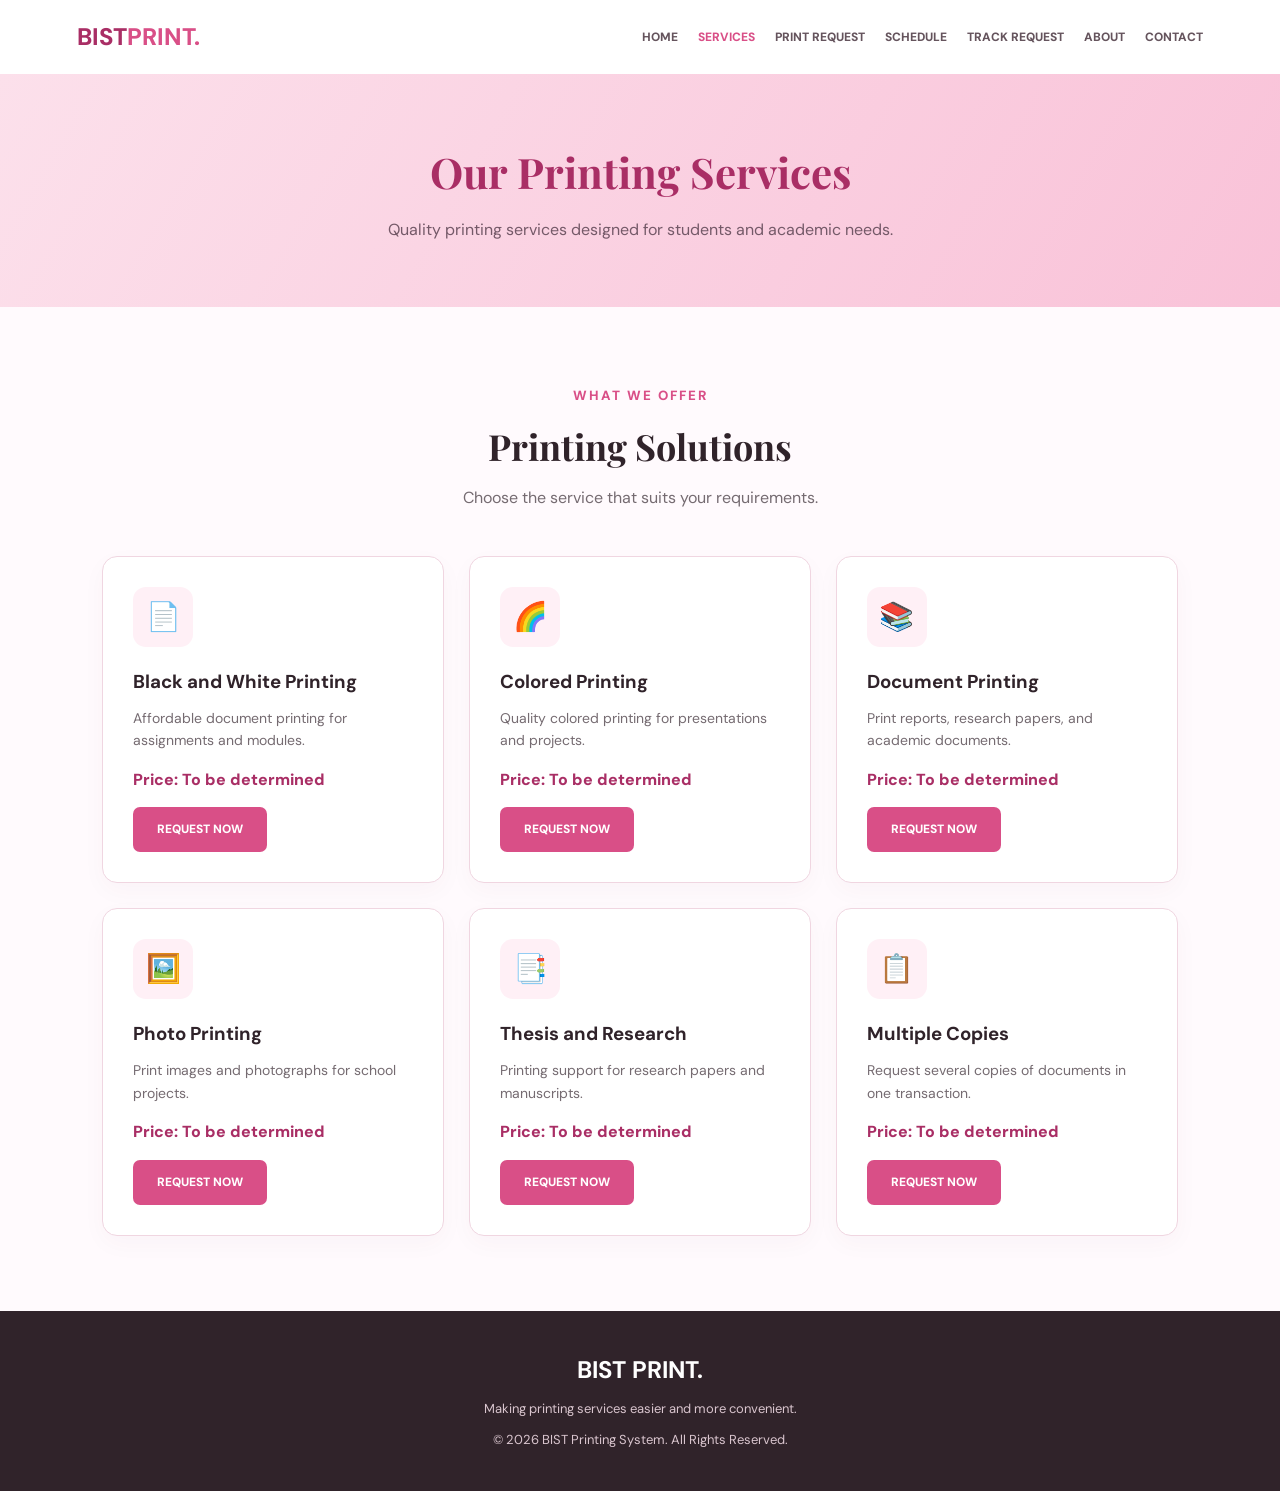
<file: services.html>
<!DOCTYPE html>
<html lang="en">
<head>
    <meta charset="UTF-8">
    <meta name="viewport" content="width=device-width, initial-scale=1.0">
    <title>Services | BIST PRINT</title>
    <link rel="stylesheet" href="style.css">
</head>
<body>

<header>
    <a href="index.html" class="logo">BIST<span>PRINT.</span></a>
    <nav>
        <a href="index.html">HOME</a>
        <a href="services.html" class="active">SERVICES</a>
        <a href="request.html">PRINT REQUEST</a>
        <a href="schedule.html">SCHEDULE</a>
        <a href="tracking.html">TRACK REQUEST</a>
        <a href="about.html">ABOUT</a>
        <a href="contact.html">CONTACT</a>
        
    </nav>
</header>

<section class="page-banner">
    <h1>Our Printing Services</h1>
    <p>Quality printing services designed for students and academic needs.</p>
</section>

<section class="section">
    <div class="heading">
        <small>WHAT WE OFFER</small>
        <h2>Printing Solutions</h2>
        <p>Choose the service that suits your requirements.</p>
    </div>

    <div class="cards">

        <div class="card">
            <div class="card-icon">📄</div>
            <h3>Black and White Printing</h3>
            <p>Affordable document printing for assignments and modules.</p>
            <div class="price">Price: To be determined</div>
            <a href="request.html" class="btn">REQUEST NOW</a>
        </div>

        <div class="card">
            <div class="card-icon">🌈</div>
            <h3>Colored Printing</h3>
            <p>Quality colored printing for presentations and projects.</p>
            <div class="price">Price: To be determined</div>
            <a href="request.html" class="btn">REQUEST NOW</a>
        </div>

        <div class="card">
            <div class="card-icon">📚</div>
            <h3>Document Printing</h3>
            <p>Print reports, research papers, and academic documents.</p>
            <div class="price">Price: To be determined</div>
            <a href="request.html" class="btn">REQUEST NOW</a>
        </div>

        <div class="card">
            <div class="card-icon">🖼️</div>
            <h3>Photo Printing</h3>
            <p>Print images and photographs for school projects.</p>
            <div class="price">Price: To be determined</div>
            <a href="request.html" class="btn">REQUEST NOW</a>
        </div>

        <div class="card">
            <div class="card-icon">📑</div>
            <h3>Thesis and Research</h3>
            <p>Printing support for research papers and manuscripts.</p>
            <div class="price">Price: To be determined</div>
            <a href="request.html" class="btn">REQUEST NOW</a>
        </div>

        <div class="card">
            <div class="card-icon">📋</div>
            <h3>Multiple Copies</h3>
            <p>Request several copies of documents in one transaction.</p>
            <div class="price">Price: To be determined</div>
            <a href="request.html" class="btn">REQUEST NOW</a>
        </div>

    </div>
</section>

<footer>
    <h2>BIST PRINT.</h2>
    <p>Making printing services easier and more convenient.</p>
    <p>© 2026 BIST Printing System. All Rights Reserved.</p>
</footer>

</body>
</html>
</file>
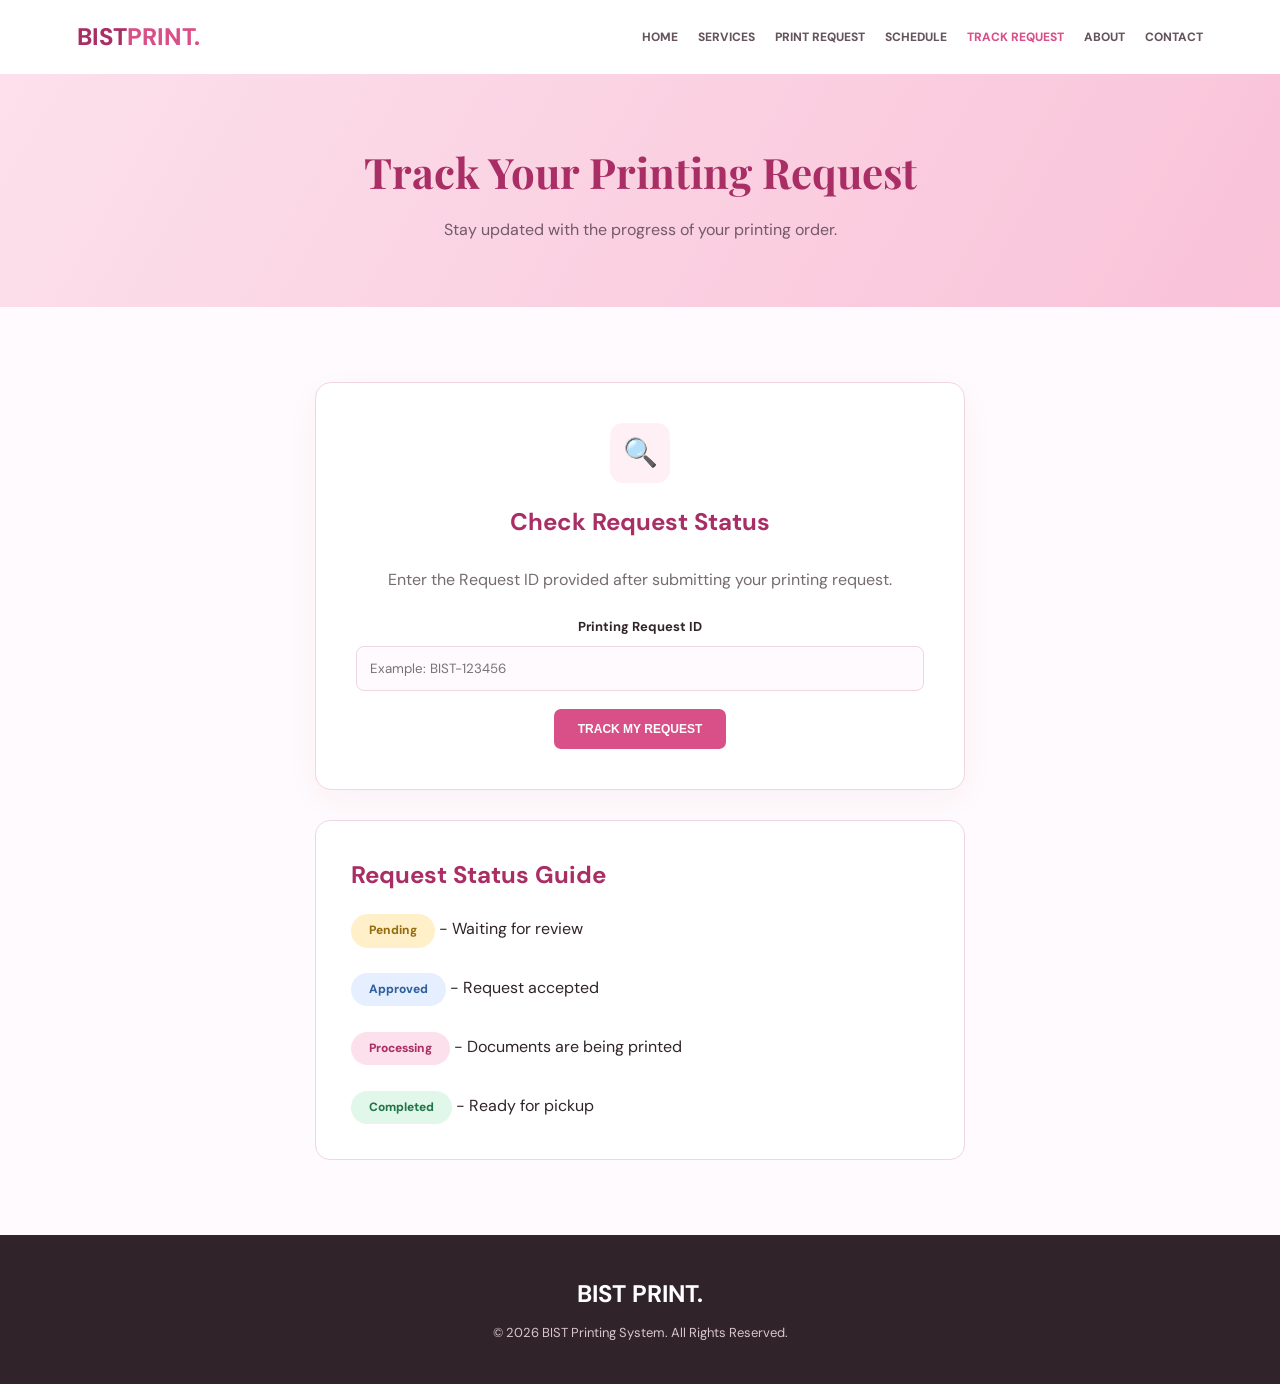
<file: tracking.html>
<!DOCTYPE html>
<html lang="en">
<head>
    <meta charset="UTF-8">
    <meta name="viewport" content="width=device-width, initial-scale=1.0">
    <title>Track Request | BIST</title>
    <link rel="stylesheet" href="style.css">
</head>
<body>

<header>
    <a href="index.html" class="logo">BIST<span>PRINT.</span></a>
    <nav>
        <a href="index.html">HOME</a>
        <a href="services.html">SERVICES</a>
        <a href="request.html">PRINT REQUEST</a>
        <a href="schedule.html">SCHEDULE</a>
        <a href="tracking.html" class="active">TRACK REQUEST</a>
        <a href="about.html">ABOUT</a>
        <a href="contact.html">CONTACT</a>
    </nav>
</header>

<section class="page-banner">
    <h1>Track Your Printing Request</h1>
    <p>Stay updated with the progress of your printing order.</p>
</section>

<section class="section">

    <div class="form-container" style="max-width:650px;text-align:center;">

        <div class="card-icon" style="margin:0 auto 20px;">🔍</div>

        <h2>Check Request Status</h2>

        <p style="color:#756b71;margin-bottom:25px;">
            Enter the Request ID provided after submitting your printing request.
        </p>

        <form action="#" method="get">

            <div class="form-group">
                <label>Printing Request ID</label>
                <input type="text" name="request_id" placeholder="Example: BIST-123456" required>
            </div>

            <button type="submit" class="btn">TRACK MY REQUEST</button>

        </form>

    </div>

    <div class="status-card" style="margin-top:30px;">
        <h2 style="color:#a92e65;margin-bottom:20px;">Request Status Guide</h2>

        <p><span class="status">Pending</span> - Waiting for review</p>
        <br>
        <p><span class="status" style="background:#e6efff;color:#315f9c;">Approved</span> - Request accepted</p>
        <br>
        <p><span class="status" style="background:#fce0eb;color:#a92e65;">Processing</span> - Documents are being printed</p>
        <br>
        <p><span class="status" style="background:#e0f7e9;color:#247449;">Completed</span> - Ready for pickup</p>
    </div>

</section>

<footer>
    <h2>BIST PRINT.</h2>
    <p>© 2026 BIST Printing System. All Rights Reserved.</p>
</footer>

</body>
</html>
</file>
<file: style.css>
@import url('https://fonts.googleapis.com/css2?family=DM+Sans:wght@400;500;600;700;800&family=Playfair+Display:wght@600;700&display=swap');

* {
    margin: 0;
    padding: 0;
    box-sizing: border-box;
}

:root {
    --pink: #d94f87;
    --darkpink: #a92e65;
    --lightpink: #fff0f6;
    --softpink: #fbd9e8;
    --dark: #30232a;
    --gray: #756b71;
    --white: #ffffff;
}

body {
    font-family: 'DM Sans', sans-serif;
    background: #fffafd;
    color: var(--dark);
    line-height: 1.6;
}

header {
    background: white;
    padding: 18px 6%;
    display: flex;
    justify-content: space-between;
    align-items: center;
    box-shadow: 0 3px 20px #0000000c;
}

.logo {
    font-size: 24px;
    font-weight: 800;
    color: var(--darkpink);
    text-decoration: none;
}

.logo span {
    color: var(--pink);
}

nav {
    display: flex;
    align-items: center;
    gap: 20px;
}

nav a {
    text-decoration: none;
    color: #65545d;
    font-size: 12px;
    font-weight: 800;
    transition: .3s;
}

nav a:hover,
nav a.active {
    color: var(--pink);
}

.login-btn {
    background: var(--pink);
    color: white !important;
    padding: 11px 20px;
    border-radius: 7px;
}

.hero {
    min-height: 570px;
    padding: 90px 8%;
    background: linear-gradient(120deg,#fff0f6,#fbd9e8);
    display: flex;
    align-items: center;
    justify-content: space-between;
    gap: 40px;
}

.hero-content {
    max-width: 600px;
}

.tag {
    background: white;
    color: var(--darkpink);
    padding: 9px 17px;
    border-radius: 30px;
    font-size: 11px;
    font-weight: 800;
    letter-spacing: 1px;
}

.hero h1 {
    font-family: 'Playfair Display', serif;
    font-size: 60px;
    line-height: 1.15;
    margin: 25px 0;
}

.hero h1 span {
    color: var(--pink);
}

.hero p {
    color: var(--gray);
    margin-bottom: 30px;
    font-size: 15px;
}

.hero-image {
    width: 43%;
    min-height: 330px;
    background: linear-gradient(145deg,#e98db4,#b83d78);
    border-radius: 25px;
    display: flex;
    justify-content: center;
    align-items: center;
    text-align: center;
    color: white;
    padding: 30px;
}

.printer {
    font-size: 110px;
}

.btn {
    display: inline-block;
    padding: 13px 24px;
    background: var(--pink);
    color: white;
    text-decoration: none;
    border: none;
    border-radius: 7px;
    font-size: 12px;
    font-weight: 800;
    cursor: pointer;
}

.btn:hover {
    background: var(--darkpink);
}

.btn-outline {
    background: white;
    color: var(--darkpink);
    border: 1px solid var(--pink);
    margin-left: 8px;
}

.section {
    padding: 75px 8%;
}

.heading {
    text-align: center;
    margin-bottom: 45px;
}

.heading small {
    color: var(--pink);
    font-weight: 800;
    letter-spacing: 2px;
}

.heading h2 {
    font-family: 'Playfair Display',serif;
    font-size: 36px;
    margin: 10px 0;
}

.heading p {
    color: var(--gray);
}

.cards {
    display: grid;
    grid-template-columns: repeat(3,1fr);
    gap: 25px;
}

.card {
    background: white;
    padding: 30px;
    border: 1px solid #f0d6e1;
    border-radius: 15px;
    box-shadow: 0 8px 25px #641e3c08;
}

.card:hover {
    border-color: var(--pink);
    box-shadow: 0 10px 30px #d94f871c;
}

.card-icon {
    width: 60px;
    height: 60px;
    background: var(--lightpink);
    border-radius: 13px;
    display: flex;
    align-items: center;
    justify-content: center;
    font-size: 28px;
    margin-bottom: 20px;
}

.card h3 {
    margin-bottom: 10px;
}

.card p {
    font-size: 14px;
    color: var(--gray);
}

.price {
    color: var(--darkpink);
    font-weight: 800;
    margin: 15px 0;
}

.page-banner {
    background: linear-gradient(120deg,#fce0eb,#f9c2d8);
    padding: 65px 8%;
    text-align: center;
}

.page-banner h1 {
    font-family: 'Playfair Display',serif;
    font-size: 42px;
    color: var(--darkpink);
}

.page-banner p {
    color: #745968;
    margin-top: 10px;
}

.form-container {
    max-width: 850px;
    margin: auto;
    background: white;
    padding: 40px;
    border: 1px solid #f0d6e1;
    border-radius: 16px;
    box-shadow: 0 10px 35px #641e3c0a;
}

.form-container h2 {
    color: var(--darkpink);
    margin-bottom: 25px;
}

.form-grid {
    display: grid;
    grid-template-columns: 1fr 1fr;
    gap: 20px;
}

.form-group {
    margin-bottom: 18px;
}

.form-group.full {
    grid-column: 1/-1;
}

.form-group label {
    display: block;
    font-size: 13px;
    font-weight: 700;
    margin-bottom: 8px;
}

.form-group input,
.form-group select,
.form-group textarea {
    width: 100%;
    padding: 13px;
    border: 1px solid #f0d6e1;
    border-radius: 8px;
    background: #fffafd;
    font-family: inherit;
    outline: none;
}

.form-group input:focus,
.form-group select:focus,
.form-group textarea:focus {
    border-color: var(--pink);
}

.form-group textarea {
    min-height: 110px;
}

.info-box {
    background: var(--lightpink);
    padding: 18px;
    border-radius: 9px;
    color: var(--darkpink);
    margin-bottom: 25px;
    font-size: 13px;
}

.status-card {
    max-width: 650px;
    margin: auto;
    padding: 35px;
    background: white;
    border: 1px solid #f0d6e1;
    border-radius: 15px;
}

.status {
    display: inline-block;
    padding: 7px 18px;
    background: #fff0c9;
    color: #946b10;
    border-radius: 30px;
    font-size: 12px;
    font-weight: 800;
}

.stats {
    display: grid;
    grid-template-columns: repeat(3,1fr);
    gap: 20px;
    margin-top: 40px;
}

.stat {
    background: white;
    padding: 25px;
    text-align: center;
    border: 1px solid #f0d6e1;
    border-radius: 12px;
}

.stat h2 {
    color: var(--pink);
    font-size: 30px;
}

.stat p {
    color: var(--gray);
    font-size: 13px;
}

.login-wrapper {
    min-height: 75vh;
    display: flex;
    justify-content: center;
    align-items: center;
    padding: 50px 20px;
    background: var(--lightpink);
}

.login-box {
    background: white;
    width: 100%;
    max-width: 430px;
    padding: 40px;
    border-radius: 16px;
    box-shadow: 0 10px 35px #a92e6515;
}

.login-box h2 {
    text-align: center;
    color: var(--darkpink);
}

.login-box p {
    text-align: center;
    color: var(--gray);
    font-size: 13px;
    margin: 10px 0 25px;
}

.login-box .btn {
    width: 100%;
}

footer {
    background: #30232a;
    color: white;
    text-align: center;
    padding: 40px 8%;
}

footer p {
    color: #d9c5ce;
    font-size: 13px;
    margin-top: 10px;
}

.footer-links {
    display: flex;
    justify-content: center;
    gap: 25px;
    flex-wrap: wrap;
    margin: 20px 0;
}

.footer-links a {
    color: white;
    text-decoration: none;
    font-size: 13px;
}

.footer-links a:hover {
    color: #f4a7c8;
}

@media(max-width:1000px) {
    header {
        flex-direction: column;
        gap: 20px;
    }

    nav {
        flex-wrap: wrap;
        justify-content: center;
    }
}

@media(max-width:700px) {
    .hero {
        flex-direction: column;
        padding: 60px 6%;
    }

    .hero h1 {
        font-size: 43px;
    }

    .hero-image {
        width: 100%;
    }

    .cards {
        grid-template-columns: 1fr;
    }

    .form-grid {
        grid-template-columns: 1fr;
    }

    .form-group.full {
        grid-column: auto;
    }

    .stats {
        grid-template-columns: 1fr;
    }

    nav {
        gap: 12px;
    }

    .page-banner h1 {
        font-size: 32px;
    }

    .form-container {
        padding: 25px;
    }
}
</file>
